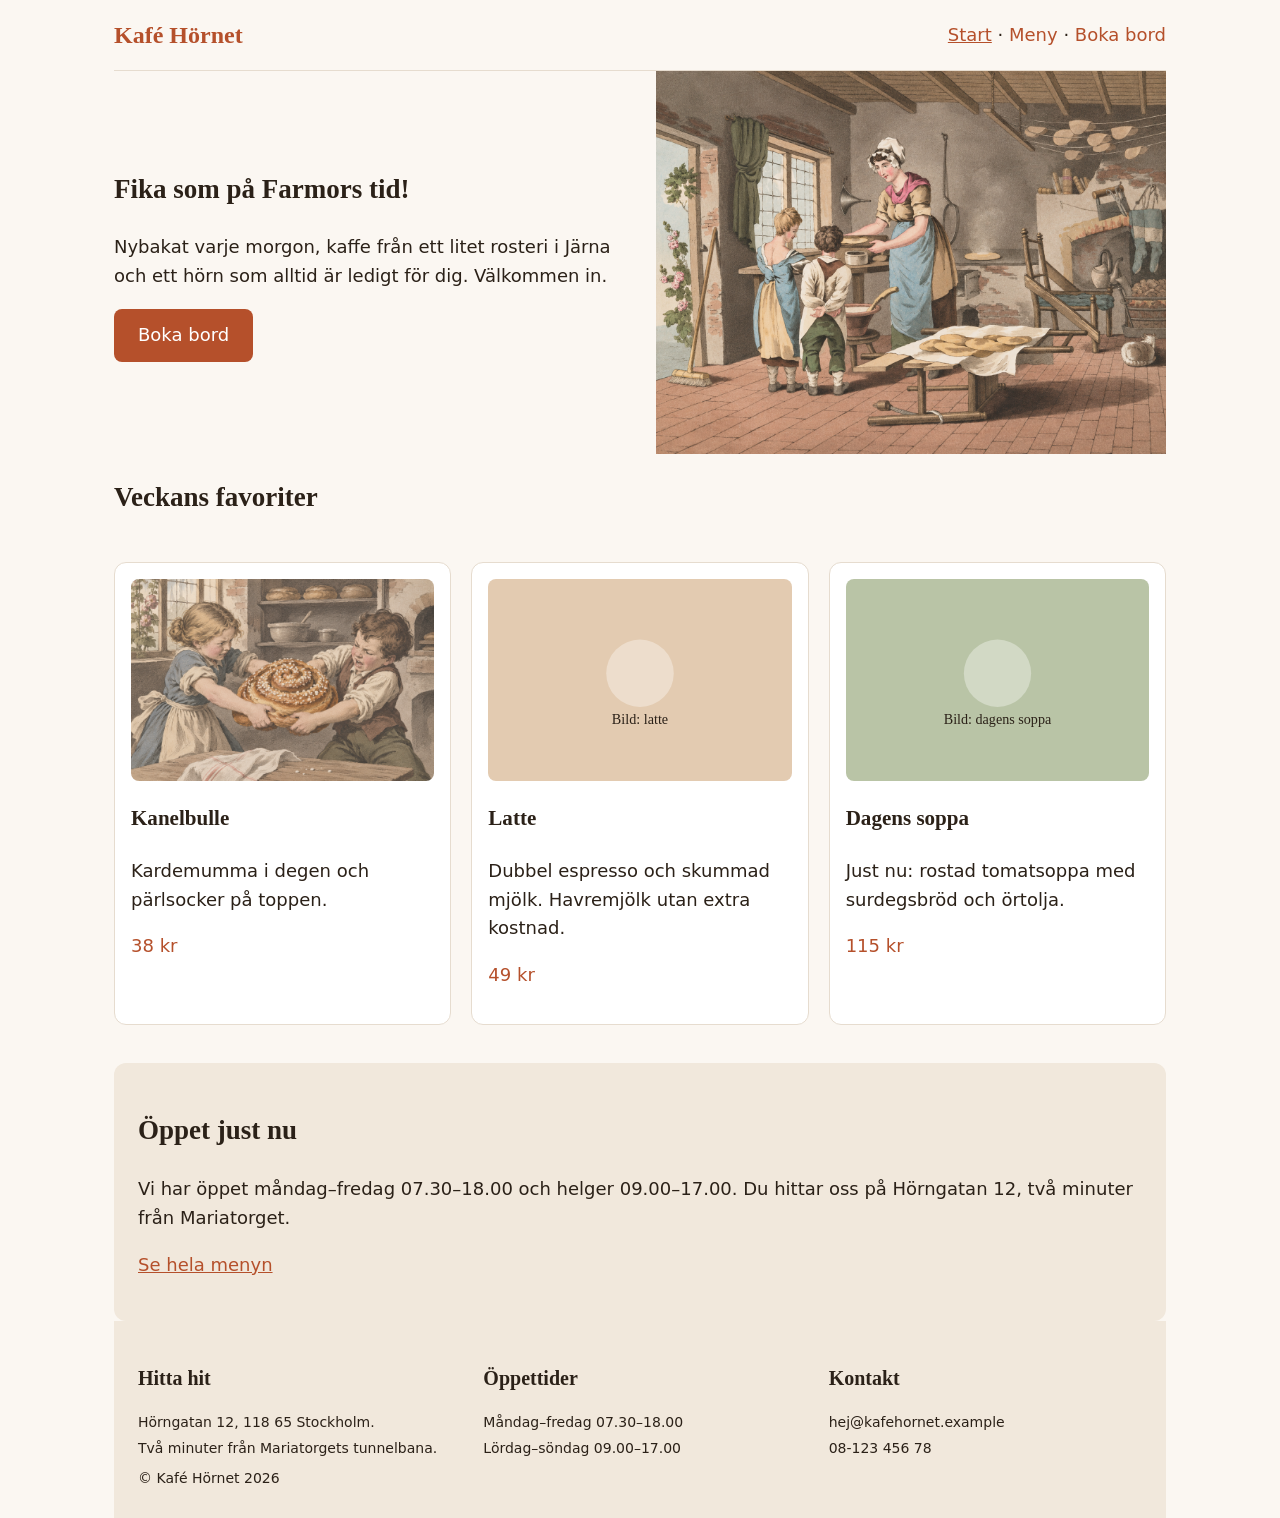
<file: index.html>
<!doctype html>
<html lang="sv">

<head>
  <meta charset="utf-8">
  <meta name="viewport" content="width=device-width, initial-scale=1.0">
  <title>Kafé Hörnet</title>
  <link rel="stylesheet" href="style.css">
</head>

<body>
  <header>
    <a href="index.html" class="logo">Kafé Hörnet</a>
    <nav>
      <a href="index.html" aria-current="page">Start</a> ·
      <a href="menu.html">Meny</a> ·
      <a href="booking.html">Boka bord</a>
    </nav>

  </header>



  <main>
    <section class="hero">
      <div class="hero-text">
        <h1>Fika som på Farmors tid!</h1>
        <p>Nybakat varje morgon, kaffe från ett litet rosteri i Järna och ett hörn som alltid är ledigt för dig.
          Välkommen
          in.
        </p>
        <p>
          <a href="booking.html" class="booking-button">Boka bord</a>
        </p>
      </div>
      <div class="hero-image">
        <img src="nyhero.png" alt="Kvinna bakar till två små barn">
      </div>
    </section>
    <section>
      <h2>Veckans favoriter</h2>
      <ul class="favorites">
        <li class="card">
          <img src="nybun.png" alt="Kanelbulle">
          <h3>Kanelbulle</h3>
          <p>Kardemumma i degen och pärlsocker på toppen.</p>
          <p class="price">38 kr</p>
        </li>
        <li class="card">
          <img src="latte.svg" alt="Ett glas latte">
          <h3>Latte</h3>
          <p>Dubbel espresso och skummad mjölk. Havremjölk utan extra kostnad.</p>
          <p class="price">49 kr</p>
        </li>
        <li class="card">
          <img src="soup.svg" alt="Tomatsoppa med bröd">
          <h3>Dagens soppa</h3>
          <p>Just nu: rostad tomatsoppa med surdegsbröd och örtolja.</p>
          <p class="price">115 kr</p>
        </li>
      </ul>
    </section>
    <section class="light-box">
      <h2>Öppet just nu</h2>
      <p>Vi har öppet måndag–fredag 07.30–18.00 och helger 09.00–17.00. Du hittar oss på Hörngatan 12, två minuter från
        Mariatorget.</p>
      <p><a href="menu.html">Se hela menyn</a></p>
    </section>

  </main>

  <footer>
    <div class="footer-columns">
      <section>
        <h2>Hitta hit</h2>
        <p>Hörngatan 12, 118 65 Stockholm.</p>
        <p>Två minuter från Mariatorgets tunnelbana.</p>
      </section>
      <section>
        <h2>Öppettider</h2>
        <p>Måndag–fredag 07.30–18.00</p>
        <p>Lördag–söndag 09.00–17.00</p>
      </section>
      <section>
        <h2>Kontakt</h2>
        <p>hej@kafehornet.example</p>
        <p>08-123 456 78</p>
      </section>
    </div>
    <p>© Kafé Hörnet 2026</p>
  </footer>
</body>

</html>
</file>
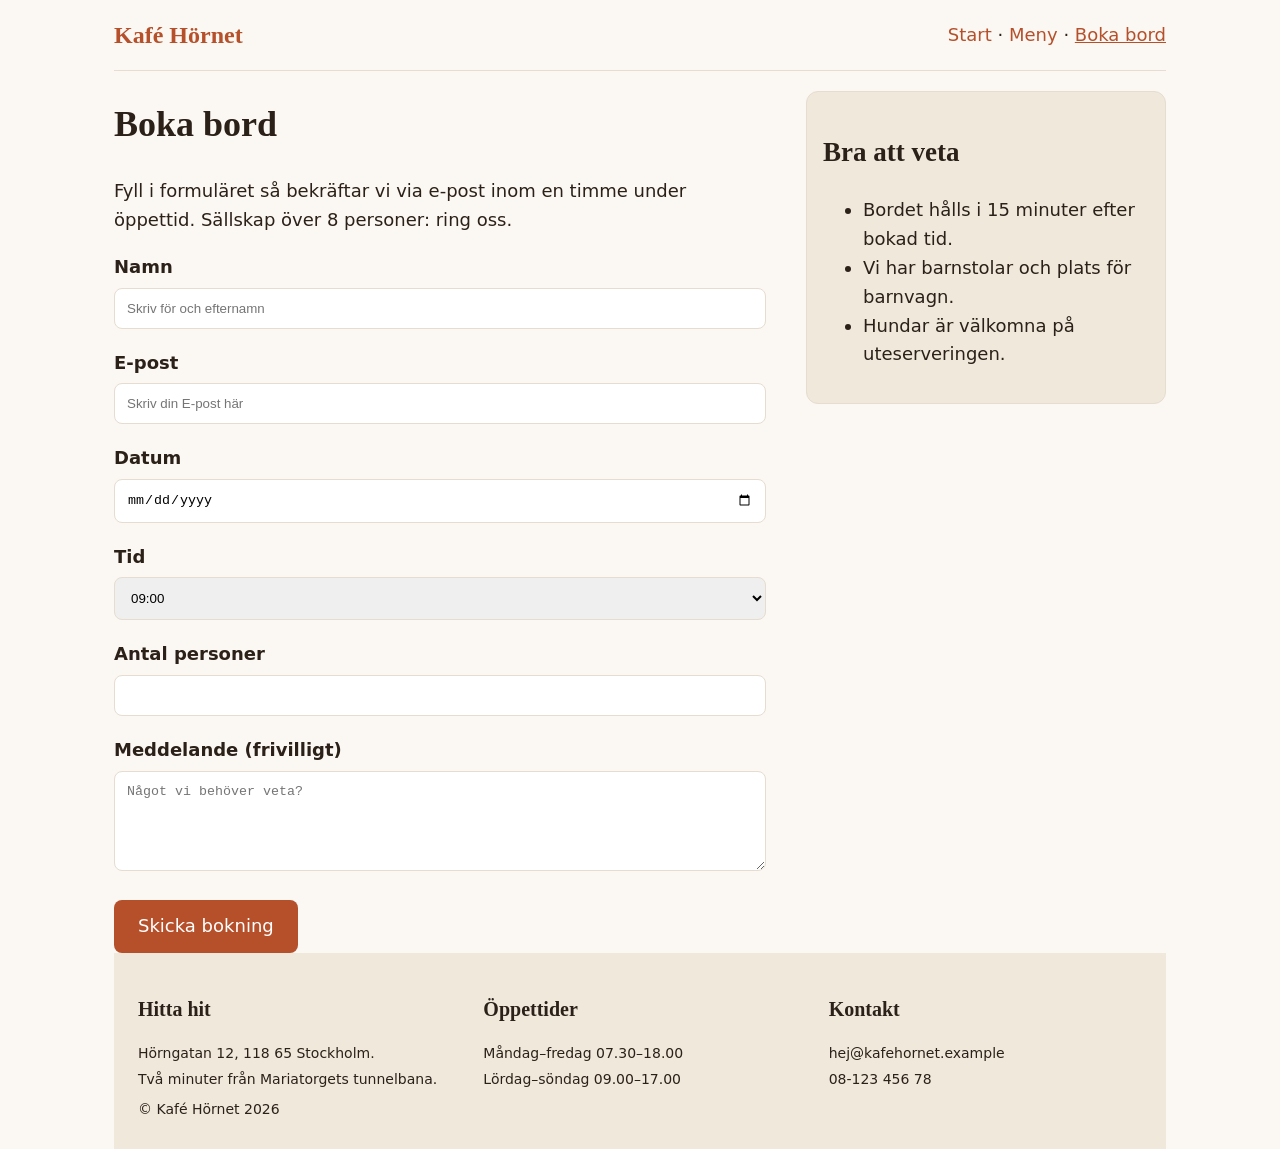
<file: booking.html>
<!doctype html>
<html lang="sv">

<head>
    <meta charset="utf-8">
    <meta name="viewport" content="width=device-width, initial-scale=1.0">
    <title>Kafé Hörnet - boka bord</title>
    <link rel="stylesheet" href="style.css">
</head>

<body>
    <header>
        <a href="index.html" class="logo">Kafé Hörnet</a>
        <nav>
            <a href="index.html">Start</a> ·
            <a href="menu.html">Meny</a> ·
            <a href="booking.html" aria-current="page">Boka bord</a>
        </nav>

    </header>
    <main>
        <div class="booking-layout">
            <div class="booking-main">
                <h1>Boka bord</h1>
                <p>Fyll i formuläret så bekräftar vi via e-post inom en timme under öppettid. Sällskap över 8 personer:
                    ring
                    oss.
                </p>

                <form>
                    <label for="Namn">Namn</label>
                    <input type="text" id="Namn" placeholder="Skriv för och efternamn" required>

                    <label for="Mail">E-post</label>
                    <input type="email" id="Mail" placeholder="Skriv din E-post här" required>

                    <label for="Datum">Datum</label>
                    <input type="date" id="Datum" required>

                    <label for="Tid">Tid</label>
                    <select id="Tid">
                        <option value="09:00">09:00</option>
                        <option value="10:00">10:00</option>
                        <option value="11:00">11:00</option>
                        <option value="12:00">12:00</option>
                        <option value="13:00">13:00</option>
                        <option value="14:00">14:00</option>
                        <option value="15:00">15:00</option>
                        <option value="16:00">16:00</option>
                    </select>

                    <label for="Personer">Antal personer</label>
                    <input type="number" id="Personer" min="1" max="8" required>

                    <label for="Meddelande">Meddelande (frivilligt)</label>

                    <textarea id="Meddelande" placeholder="Något vi behöver veta?" rows="2"></textarea>

                    <button type="submit">Skicka bokning</button>

                </form>
            </div>

            <section class="card">
                <h2>Bra att veta</h2>
                <ul>
                    <li>Bordet hålls i 15 minuter efter bokad tid.</li>
                    <li>Vi har barnstolar och plats för barnvagn.</li>
                    <li>Hundar är välkomna på uteserveringen.</li>
                </ul>
            </section>
        </div>
    </main>

    <footer>
        <div class="footer-columns">
            <section>
                <h2>Hitta hit</h2>
                <p>Hörngatan 12, 118 65 Stockholm.</p>
                <p>Två minuter från Mariatorgets tunnelbana.</p>
            </section>
            <section>
                <h2>Öppettider</h2>
                <p>Måndag–fredag 07.30–18.00</p>
                <p>Lördag–söndag 09.00–17.00</p>
            </section>
            <section>
                <h2>Kontakt</h2>
                <p>hej@kafehornet.example</p>
                <p>08-123 456 78</p>
            </section>
        </div>
        <p>© Kafé Hörnet 2026</p>
    </footer>
</body>

</html>
</file>
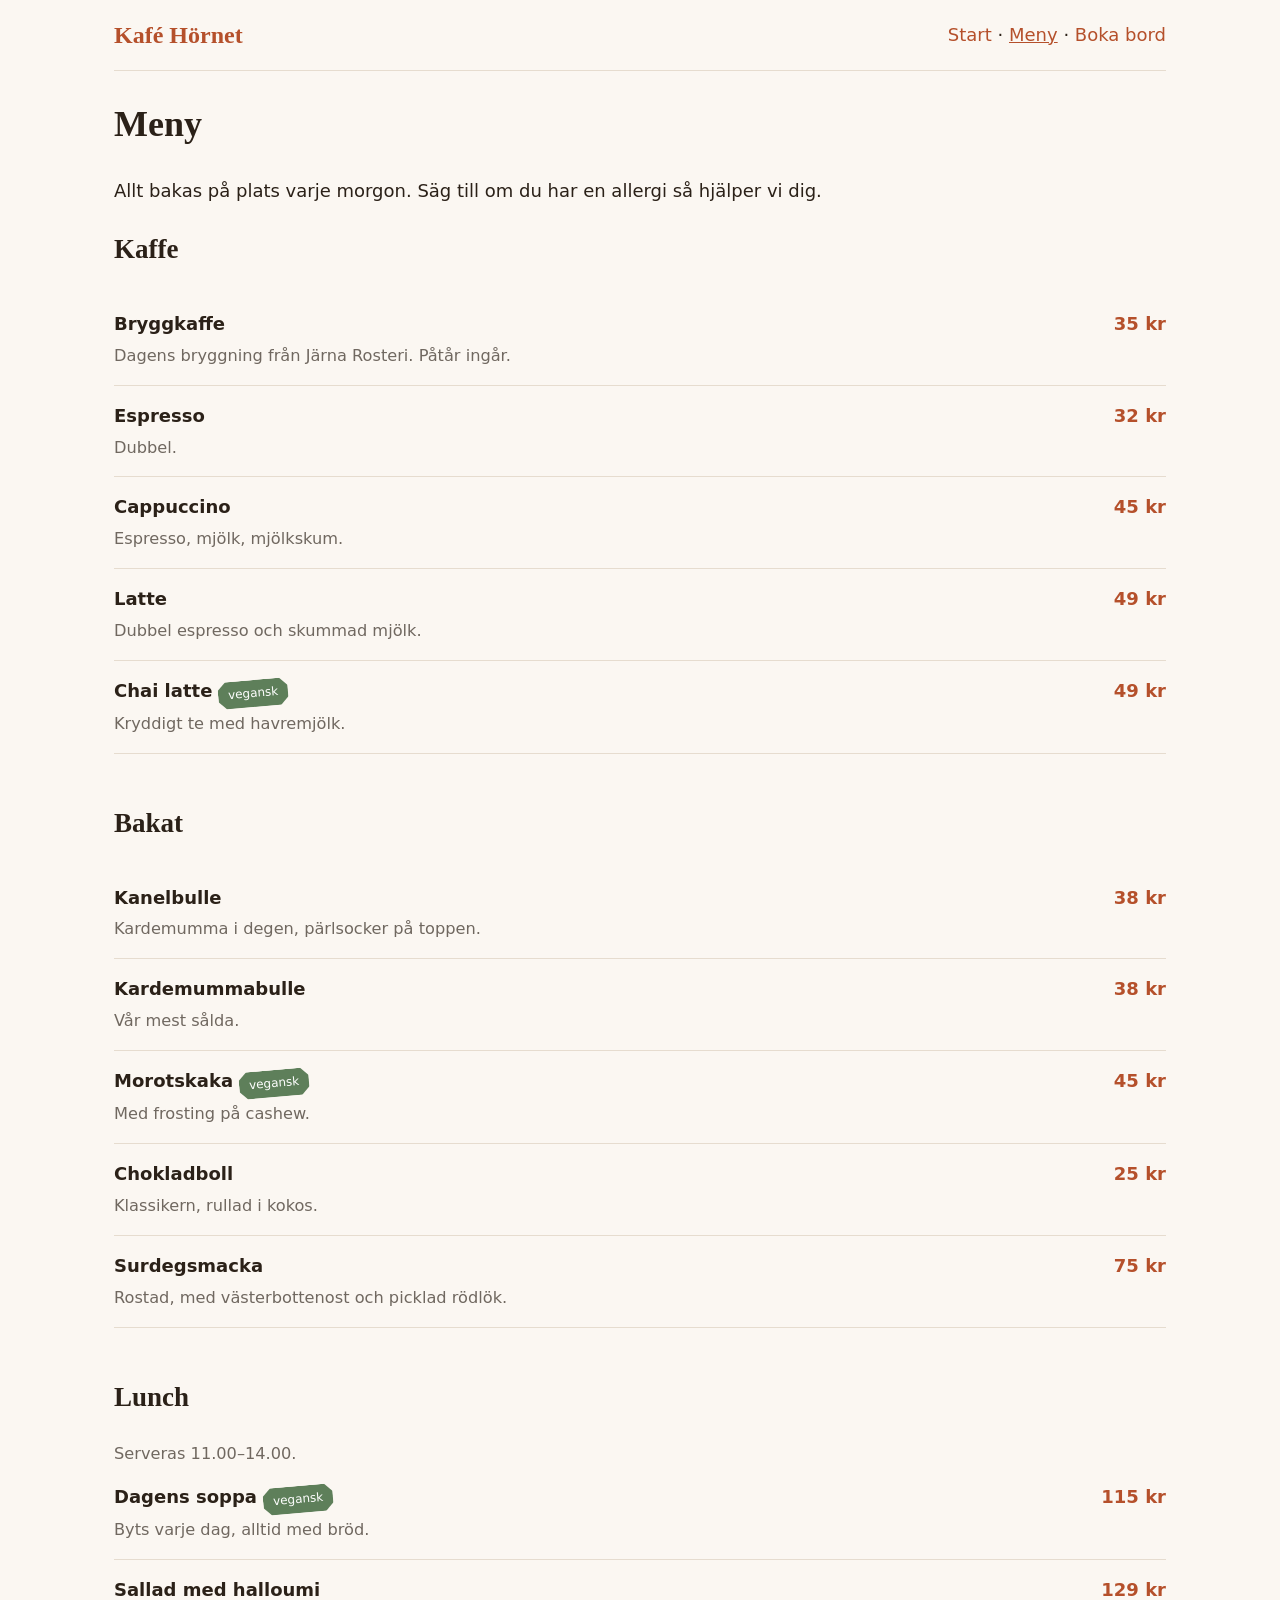
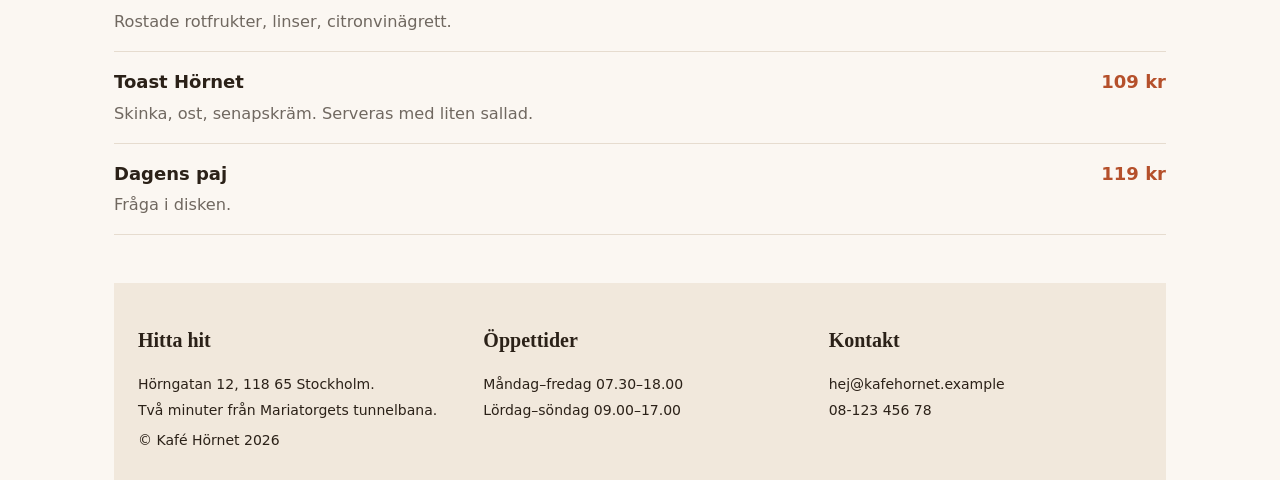
<file: menu.html>
<!doctype html>
<html lang="sv">

<head>
    <meta charset="utf-8">
    <meta name="viewport" content="width=device-width, initial-scale=1.0">
    <title>Kafé Hörnet - meny</title>
    <link rel="stylesheet" href="style.css">
</head>

<body>
    <header>
        <a href="index.html" class="logo">Kafé Hörnet</a>
        <nav>
            <a href="index.html">Start</a> ·
            <a href="menu.html" aria-current="page">Meny</a> ·
            <a href="booking.html">Boka bord</a>
        </nav>

    </header>
    <main>
        <h1>Meny</h1>
        <p>Allt bakas på plats varje morgon. Säg till om du har en allergi så hjälper vi dig.
        </p>
        <section class="menu-section">
            <h2>Kaffe</h2>
            <ul class="menu-list">
                <li class="menu-item">
                    <div class="menu-info">
                        <strong>Bryggkaffe</strong>
                        <p class="menu-description">
                            Dagens bryggning från Järna Rosteri. Påtår ingår.
                        </p>
                    </div>
                    <span class="menu-price">35 kr</span>
                </li>
                <li class="menu-item">
                    <div class="menu-info">
                        <strong>Espresso</strong>
                        <p class="menu-description">Dubbel.</p>
                    </div>
                    <span class="menu-price">32 kr</span>
                </li>
                <li class="menu-item">
                    <div class="menu-info">
                        <strong>Cappuccino</strong>
                        <p class="menu-description">Espresso, mjölk, mjölkskum.</p>
                    </div>
                    <span class="menu-price">45 kr</span>
                </li>
                <li class="menu-item">
                    <div class="menu-info">
                        <strong>Latte</strong>
                        <p class="menu-description">Dubbel espresso och skummad mjölk.</p>
                    </div>
                    <span class="menu-price">49 kr</span>
                </li>
                <li class="menu-item">
                    <div class="menu-info">
                        <strong>Chai latte</strong>
                        <span class="vegan-label">vegansk</span>
                        <p class="menu-description">Kryddigt te med havremjölk.</p>
                    </div>
                    <span class="menu-price">49 kr</span>
                </li>
            </ul>
        </section>

        <section class="menu-section">
            <h2>Bakat</h2>
            <ul class="menu-list">
                <li class="menu-item">
                    <div class="menu-info">
                        <strong>Kanelbulle</strong>
                        <p class="menu-description">
                            Kardemumma i degen, pärlsocker på toppen.
                        </p>
                    </div>
                    <span class="menu-price">38 kr</span>
                </li>
                <li class="menu-item">
                    <div class="menu-info">
                        <strong>Kardemummabulle</strong>
                        <p class="menu-description">Vår mest sålda.</p>
                    </div>
                    <span class="menu-price">38 kr</span>
                </li>
                <li class="menu-item">
                    <div class="menu-info">
                        <strong>Morotskaka</strong>
                        <span class="vegan-label">vegansk</span>
                        <p class="menu-description">Med frosting på cashew.</p>
                    </div>
                    <span class="menu-price">45 kr</span>
                </li>
                <li class="menu-item">
                    <div class="menu-info">
                        <strong>Chokladboll</strong>
                        <p class="menu-description">Klassikern, rullad i kokos.</p>
                    </div>
                    <span class="menu-price">25 kr</span>
                </li>
                <li class="menu-item">
                    <div class="menu-info">
                        <strong>Surdegsmacka</strong>
                        <p class="menu-description">
                            Rostad, med västerbottenost och picklad rödlök.
                        </p>
                    </div>
                    <span class="menu-price">75 kr</span>
                </li>
            </ul>
        </section>

        <section class="menu-section">
            <h2>Lunch</h2>
            <p class="menu-description">Serveras 11.00–14.00.</p>
            <ul class="menu-list">
                <li class="menu-item">
                    <div class="menu-info">
                        <strong>Dagens soppa</strong>
                        <span class="vegan-label">vegansk</span>
                        <p class="menu-description">Byts varje dag, alltid med bröd.</p>
                    </div>
                    <span class="menu-price">115 kr</span>
                </li>
                <li class="menu-item">
                    <div class="menu-info">
                        <strong>Sallad med halloumi</strong>
                        <p class="menu-description">
                            Rostade rotfrukter, linser, citronvinägrett.
                        </p>
                    </div>
                    <span class="menu-price">129 kr</span>
                </li>
                <li class="menu-item">
                    <div class="menu-info">
                        <strong>Toast Hörnet</strong>
                        <p class="menu-description">
                            Skinka, ost, senapskräm. Serveras med liten sallad.
                        </p>
                    </div>
                    <span class="menu-price">109 kr</span>
                </li>
                <li class="menu-item">
                    <div class="menu-info">
                        <strong>Dagens paj</strong>
                        <p class="menu-description">Fråga i disken.</p>
                    </div>
                    <span class="menu-price">119 kr</span>
                </li>
            </ul>
        </section>

    </main>
    <footer>
        <div class="footer-columns">
            <section>
                <h2>Hitta hit</h2>
                <p>Hörngatan 12, 118 65 Stockholm.</p>
                <p>Två minuter från Mariatorgets tunnelbana.</p>
            </section>
            <section>
                <h2>Öppettider</h2>
                <p>Måndag–fredag 07.30–18.00</p>
                <p>Lördag–söndag 09.00–17.00</p>
            </section>
            <section>
                <h2>Kontakt</h2>
                <p>hej@kafehornet.example</p>
                <p>08-123 456 78</p>
            </section>
        </div>
        <p>© Kafé Hörnet 2026</p>
    </footer>
</body>

</html>
</file>
<file: style.css>
/*


green-text till javascript?
error-text till javascript?


*/

* {
    box-sizing: border-box;
}

body {
    background-color: #FBF7F2;
    color: #2B2118;
    font-family: system-ui, Helvetica, Arial, sans-serif;
    font-size: 18px;
    line-height: 1.6;
    max-width: 1100px;
    margin: 0 auto;
    padding: 0 16px;
}

header {
    display: flex;
    flex-direction: column;
    justify-content: space-between;
    align-items: flex-start;
    gap: 8px;
    padding: 16px 0;
    border-bottom: 1px solid #E6DCCF;
}

.logo {
    font-family: Georgia, serif;
    font-size: 24px;
    font-weight: bold;
    text-decoration: none;
}

a {
    color: #B5502B;
}

a:hover {
    color: #8F3E20;
}

a[aria-current="page"] {
    text-decoration: underline;
}

nav a {
    text-decoration: none;
}

h1,
h2,
h3 {
    font-family: Georgia, serif;
}

.booking-button {
    display: inline-block;
    background-color: #B5502B;
    color: white;
    padding: 12px 24px;
    border-radius: 8px;
    text-decoration: none;
}

.booking-button:hover {
    background-color: #8F3E20;
    color: white;
}

.booking-layout {
    display: flex;
    flex-direction: column;
    gap: 40px;
    align-items: stretch;
}

.booking-main {
    flex: 2;
}

.booking-main label {
    display: block;
    font-weight: bold;
    margin-bottom: 6px;
}

.booking-main input,
.booking-main select,
.booking-main textarea {
    width: 100%;
    padding: 12px;
    border: 1px solid #E6DCCF;
    border-radius: 8px;
    margin-bottom: 20px;
}

.booking-main textarea {
    min-height: 100px;
}

.booking-layout .card {
    flex: 1;
    background-color: #F1E8DC;
}

button {
    background-color: #B5502B;
    color: white;
    padding: 12px 24px;
    border-radius: 8px;
    border: none;
    font: inherit;
}

button:hover {
    background-color: #8F3E20;
}

.hero-image img {
    display: block;
    max-width: 100%;
    height: auto;
}

.hero {
    display: flex;
    flex-direction: column;
    align-items: center;
    gap: 32px;
}

.hero-text,
.hero-image {
    flex: 1;
}

.card {
    background-color: #FFFFFF;
    border: 1px solid #E6DCCF;
    border-radius: 12px;
    padding: 16px;
    margin: 20px 0;
}

.card img {
    display: block;
    width: 100%;
    height: auto;
    border-radius: 8px;
}

.price {
    color: #B5502B;
}

.menu-description {
    font-size: 0.9em;
    color: #706860;
    margin: 4px 0 0;
}

.menu-price {
    color: #B5502B;
    font-weight: bold;
    white-space: nowrap;
}

.vegan-label {
    display: inline-block;
    background-color: #5E7F5A;
    color: white;
    font-size: 12px;
    padding: 4px 10px;

    clip-path: polygon(8px 0,
            calc(100% - 8px) 0,
            100% 8px,
            100% calc(100% - 8px),
            calc(100% - 8px) 100%,
            8px 100%,
            0 calc(100% - 8px),
            0 8px);

    transform: rotate(-5deg);
}

.menu-item {
    list-style: none;
    border-bottom: 1px solid #E6DCCF;
    padding: 16px 0;
    display: flex;
    justify-content: space-between;
    align-items: flex-start;
    gap: 16px;
}

.menu-section {
    margin-bottom: 48px;
}

.menu-list {
    padding-left: 0;
    margin-top: 0;
}

.favorites {
    display: flex;
    flex-direction: column;
    gap: 20px;
    list-style: none;
    padding-left: 0;
}

.favorites .card {
    flex: 1;
}

.light-box {
    background-color: #F1E8DC;
    padding: 24px;
    border-radius: 12px;
}

footer {
    background-color: #F1E8DC;
    padding: 24px;
}

.footer-columns {
    display: flex;
    flex-direction: column;
    gap: 32px;
}

.footer-columns section {
    flex: 1;
}

footer h2 {
    font-size: 20px;
}

footer p {
    font-size: 14px;
    margin: 4px 0;
}

.green-text {
    color: #5E7F5A;
}

.error-text {
    color: #C0392B;
}

@media (min-width: 700px) {
    body {
        padding: 0 24px;
    }

    header {
        flex-direction: row;
        align-items: center;
    }

    .footer-columns {
        flex-direction: row;
    }

    .favorites {
        flex-direction: row;
    }

    .hero {
        flex-direction: row;
    }

    .booking-layout {
        flex-direction: row;
        align-items: flex-start;
    }
}
</file>
